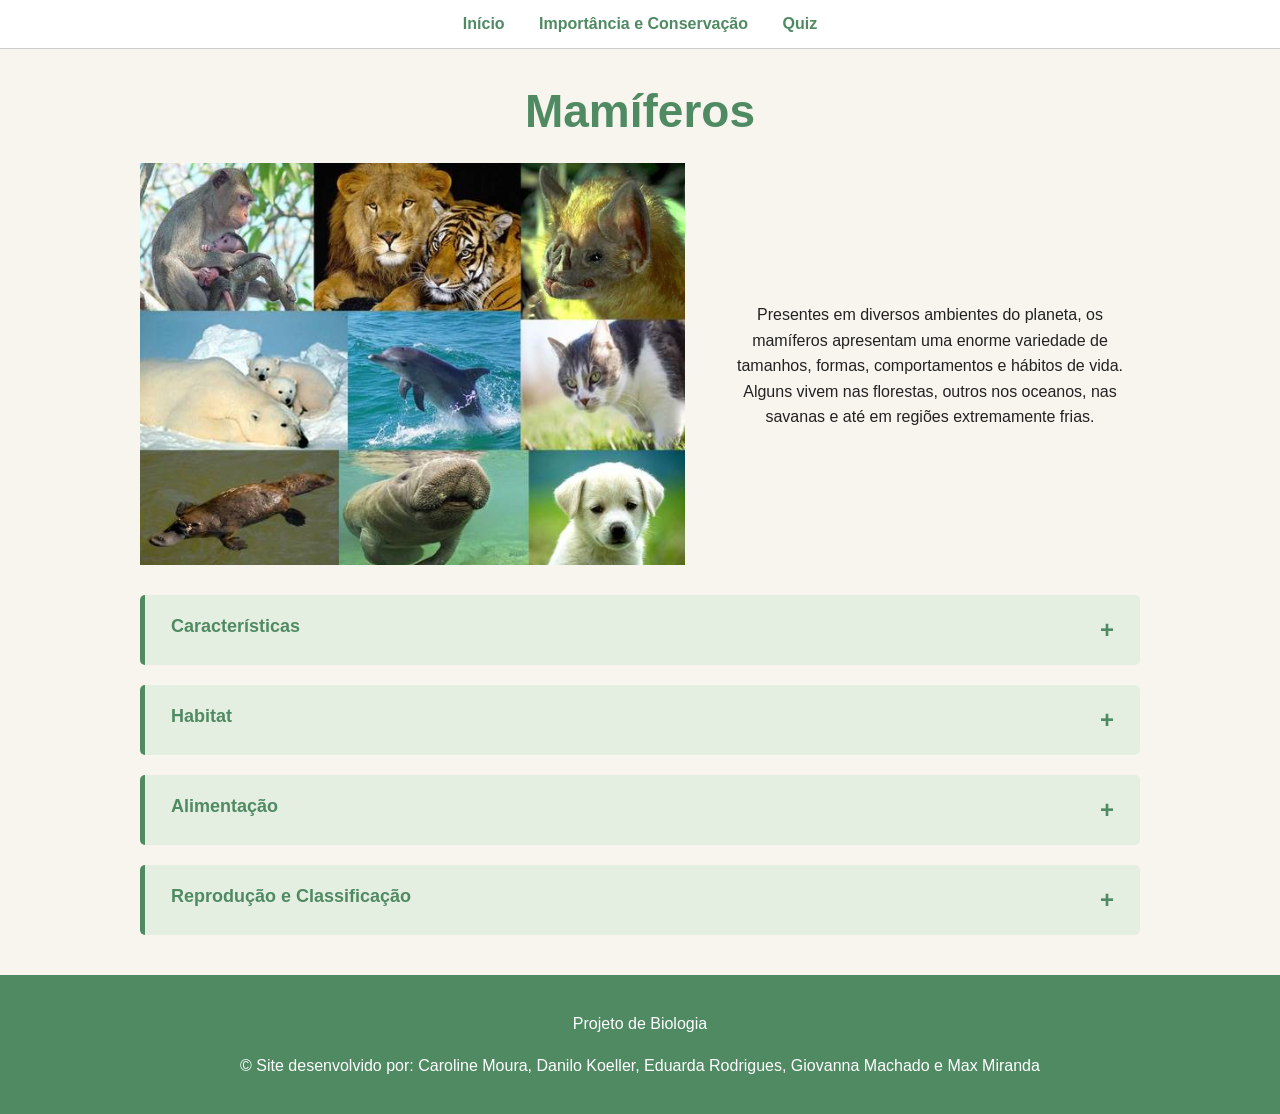
<file: index.html>
<!DOCTYPE html>
<html lang="pt-br">

<head>
    <meta charset="UTF-8">
    <meta name="viewport" content="width=device-width, initial-scale=1.0">

    <title>Introdução | Mamíferos</title>

    <link rel="stylesheet" href="style.css">
</head>

<body>

    <!--MENU-->

    <nav>
        <a href="index.html">Início</a>
        <a href="import.html">Importância e Conservação</a>
        <a href="quiz.html">Quiz</a>
    </nav>


        <!--CABEÇALHO!-->

    <header>

        <h1>Mamíferos</h1>


        <!--DESTAQUE DA PÁGINA INICIAL-->

        <div class="destaque-inicio">

            <img
                src="imagens/indeximg.png"
                alt="Imagem de mamíferos"
            >

            <div class="texto-destaque">

                <h2> </h2>

                <p>
                   Presentes em diversos ambientes do planeta, os mamíferos apresentam uma enorme variedade de tamanhos, formas, comportamentos e hábitos de vida. Alguns vivem nas florestas, outros nos oceanos, nas savanas e até em regiões extremamente frias.
                </p>

        

            </div>

        </div>
        </header>
    
    <main>

            <!-- CARACTERÍSTICAS -->

            <article class="acordeao">

                <button class="titulo-acordeao">
                    Características
                    <span>+</span>
                </button>

                <div class="conteudo-acordeao">

                    <p>
                       Os mamíferos são animais vertebrados pertencentes à classe Mammalia, ou seja, possuem coluna vertebral e esqueleto interno. Eles apresentam uma grande diversidade de formas, tamanhos e hábitos, podendo viver em ambientes terrestres, aquáticos, arborícolas e até mesmo no ar. Uma de suas principais características é a presença de glândulas mamárias, responsáveis pela produção de leite que alimenta os filhotes. Além disso, possuem pelos em alguma fase da vida, que ajudam na proteção e na manutenção da temperatura corporal. 
                    </p>

                    <p>
                        Os mamíferos também respiram por meio de pulmões e são endotérmicos, conseguindo regular a própria temperatura corporal por meio do metabolismo. Outra característica exclusiva do grupo é a presença de três pequenos ossos no ouvido médio, responsáveis pela transmissão dos sons. A maioria também possui dentes diferenciados, adaptados aos diferentes tipos de alimentação. Apesar de compartilharem essas características, os mamíferos apresentam diversas adaptações que permitem sua sobrevivência em diferentes ambientes.
                    </p>

                    <p>
                        <strong>Atenção para o ENEM:</strong>
Nem todos os mamíferos vivem em ambientes terrestres. Baleias e golfinhos são mamíferos aquáticos, enquanto os morcegos são capazes de voar. Mesmo assim, todos apresentam características do grupo, como respiração pulmonar, produção de leite e endotermia.
                    </p>

                </div>

            </article>

            <!-- HABITAT -->

            <article class="acordeao">

                <button class="titulo-acordeao">
                    Habitat
                    <span>+</span>
                </button>

                <div class="conteudo-acordeao">

                    <p>
                       Os mamíferos ocupam uma grande variedade de habitats ao redor do planeta, podendo ser encontrados em florestas, savanas, campos, desertos, montanhas, regiões polares, rios e oceanos. Essa ampla distribuição é possível graças às diferentes adaptações que cada espécie desenvolveu para sobreviver às condições do ambiente em que vive.
                    </p>

                    <p>
                        Nas florestas, por exemplo, existem mamíferos que vivem no solo, nas árvores ou se deslocam entre diferentes áreas, como a onça-pintada, a preguiça e o bugio. Em savanas e campos, espécies como o lobo-guará, o tamanduá-bandeira e o veado-campeiro encontram alimento e abrigo em áreas com vegetação mais aberta. Já nos desertos, onde a água é escassa e as temperaturas podem variar bastante, alguns mamíferos apresentam hábitos noturnos e utilizam tocas para se proteger, como o feneco.
                    </p>

                    <p>
                       Em montanhas e regiões frias, animais como o leopardo-das-neves e o iaque possuem adaptações que ajudam a conservar o calor corporal. Nos rios e oceanos, também existem mamíferos adaptados à vida aquática, como baleias, golfinhos, botos e peixes-bois. Apesar de viverem na água, esses animais continuam precisando respirar o ar atmosférico por meio dos pulmões.
                    </p>

                    <p>
                       Essa enorme diversidade de habitats demonstra a capacidade dos mamíferos de se adaptar a diferentes condições ambientais e ocupar praticamente todas as regiões do planeta.
                    </p>

                </div>

            </article>

            <!-- ALIMENTAÇÃO -->

            <article class="acordeao">

                <button class="titulo-acordeao">
                    Alimentação
                    <span>+</span>
                </button>

                <div class="conteudo-acordeao">

                    <p>
                        A alimentação dos mamíferos varia de acordo com a espécie, o habitat e a disponibilidade de alimentos. Eles podem consumir vegetais, outros animais ou uma combinação de diferentes fontes, ocupando diferentes posições nas cadeias alimentares.
                    </p>

                    <p>
                        <ul> 
                            <li>Herbívoros: Alimentam-se principalmente de vegetais, como folhas, frutos, sementes e gramíneas. Muitos possuem dentes adaptados para triturar esses alimentos.</li>
                        </ul>
                    <br>
                    <img class="imagem-acordeao" src="imagens/herbimg.png"  alt="Coala comendo" >
                    </p>
                     

                    <p>
                        <ul>
                            <li>Carnívoros: Alimentam-se principalmente de outros animais. Alguns caçam suas presas, enquanto outros também podem consumir carcaças.</li>
                        </ul>
                    <br>
                    <img class="imagem-acordeao" src="imagens/carnimg.png"  alt="Lobo comendo" >
                    </p>

                    <p>
                        <ul>
                            <li>Onívoros: Consomem alimentos de origem vegetal e animal, aproveitando diferentes recursos disponíveis no ambiente.</li>
                        </ul>
                        <br>
                         <img class="imagem-acordeao" src="imagens/onivimg.png"  alt="Esquilo comendo" >
                    </p>

                    <p>
                        <ul>
                            <li>Insetívoros: Alimentam-se principalmente de insetos e outros pequenos invertebrados. Algumas espécies possuem adaptações para facilitar a captura desses alimentos.</li>
                        </ul>
                        <br>
                        <img class="imagem-acordeao" src="imagens/insetimg.jpg" alt="Tamanduá de pé">
                    </p>

                    <p>Essa diversidade alimentar permite que os mamíferos ocupem diferentes posições nas cadeias alimentares.</p>

                </div>

            </article>

            <!-- REPRODUÇÃO -->

            <article class="acordeao">

                <button class="titulo-acordeao">
                    Reprodução e Classificação
                    <span>+</span>
                </button>

                <div class="conteudo-acordeao">

                    <p>
                       A maioria dos mamíferos apresenta reprodução sexuada e dá à luz filhotes vivos. Entretanto, existem diferenças importantes entre os grupos, principalmente relacionadas ao desenvolvimento dos filhotes. Os mamíferos podem ser classificados em monotremados, marsupiais e placentários.
                    </p>

                    <p>
                        <ul>
                            <li>Monotremados: São mamíferos ovíparos, ou seja, colocam ovos. Após a eclosão, os filhotes recebem leite materno. Esse grupo possui poucas espécies viventes, encontradas principalmente na Austrália e na Nova Guiné.</li>
                        </ul>    
                        <p>Exemplo: ornitorrinco e equidnas</p>
                        <br>
                        <img class="imagem-acordeao" src="imagens/ovipimg.png"  alt="Ornitorrinco no ninho" >
                    </p>

                    <p>
                        <ul>
                            <li>Marsupiais: Os filhotes dos marsupiais nascem em um estágio inicial de desenvolvimento e continuam seu crescimento após o nascimento, enquanto são amamentados. Em muitas espécies, eles permanecem em uma bolsa chamada marsúpio, onde ficam protegidos durante parte do desenvolvimento.</li>
                        </ul>
                        <p>Exemplo: cangurus, coalas e gambás.</p>
                        <br> 
                        <img class="imagem-acordeao" src="imagens/marsimg.png"  alt="Guaxiniam com filhotes" >
                    </p>

                    <p>
                        <ul>
                            <li>Placentários: Nos mamíferos placentários, o embrião se desenvolve dentro do útero materno e recebe nutrientes e oxigênio por meio da placenta durante a gestação. O tempo de gestação varia bastante entre as espécies.</li>
                        </ul>
                        <p>Exemplo: seres humanos, cães, elefantes, morcegos e baleias.</p>
                        <br>
                        <img class="imagem-acordeao" src="imagens/placimg.png"  alt="Macaco com filhote" >
                    </p>

                    <p>
                        <strong>Cuidados com os filhotes</strong>
                        O cuidado parental é importante para muitas espécies de mamíferos. Os pais podem proteger, alimentar e ensinar comportamentos necessários à sobrevivência dos filhotes. A duração desses cuidados varia de acordo com a espécie: enquanto alguns filhotes se tornam independentes rapidamente, outros permanecem dependentes dos pais por longos períodos.
                    </p>


                </div>

            </article>

        </section>

    </main>

    <footer>
        <p>Projeto de Biologia</p>
        <p>&copy Site desenvolvido por: Caroline Moura, Danilo Koeller, Eduarda Rodrigues, Giovanna Machado e Max Miranda</p>
    </footer>

    <script src="script.js"></script>

</body>

</html>
</file>
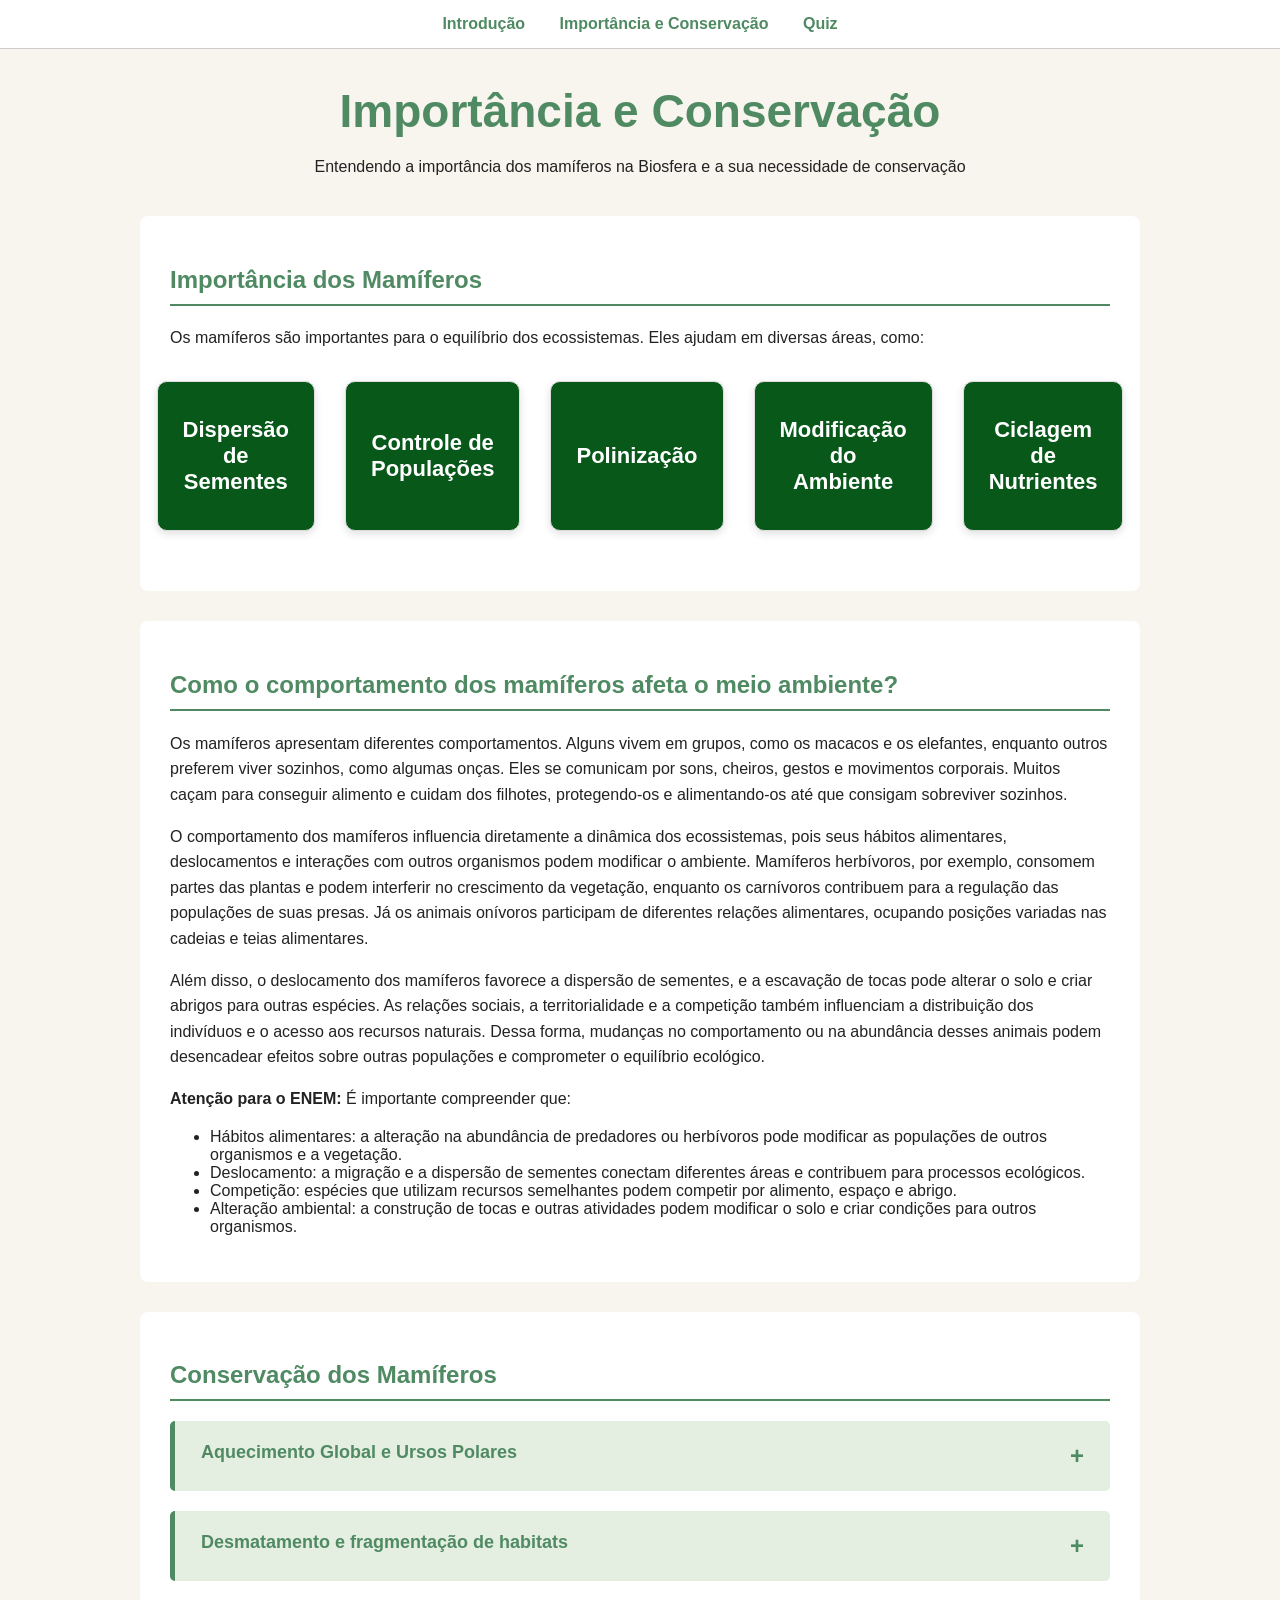
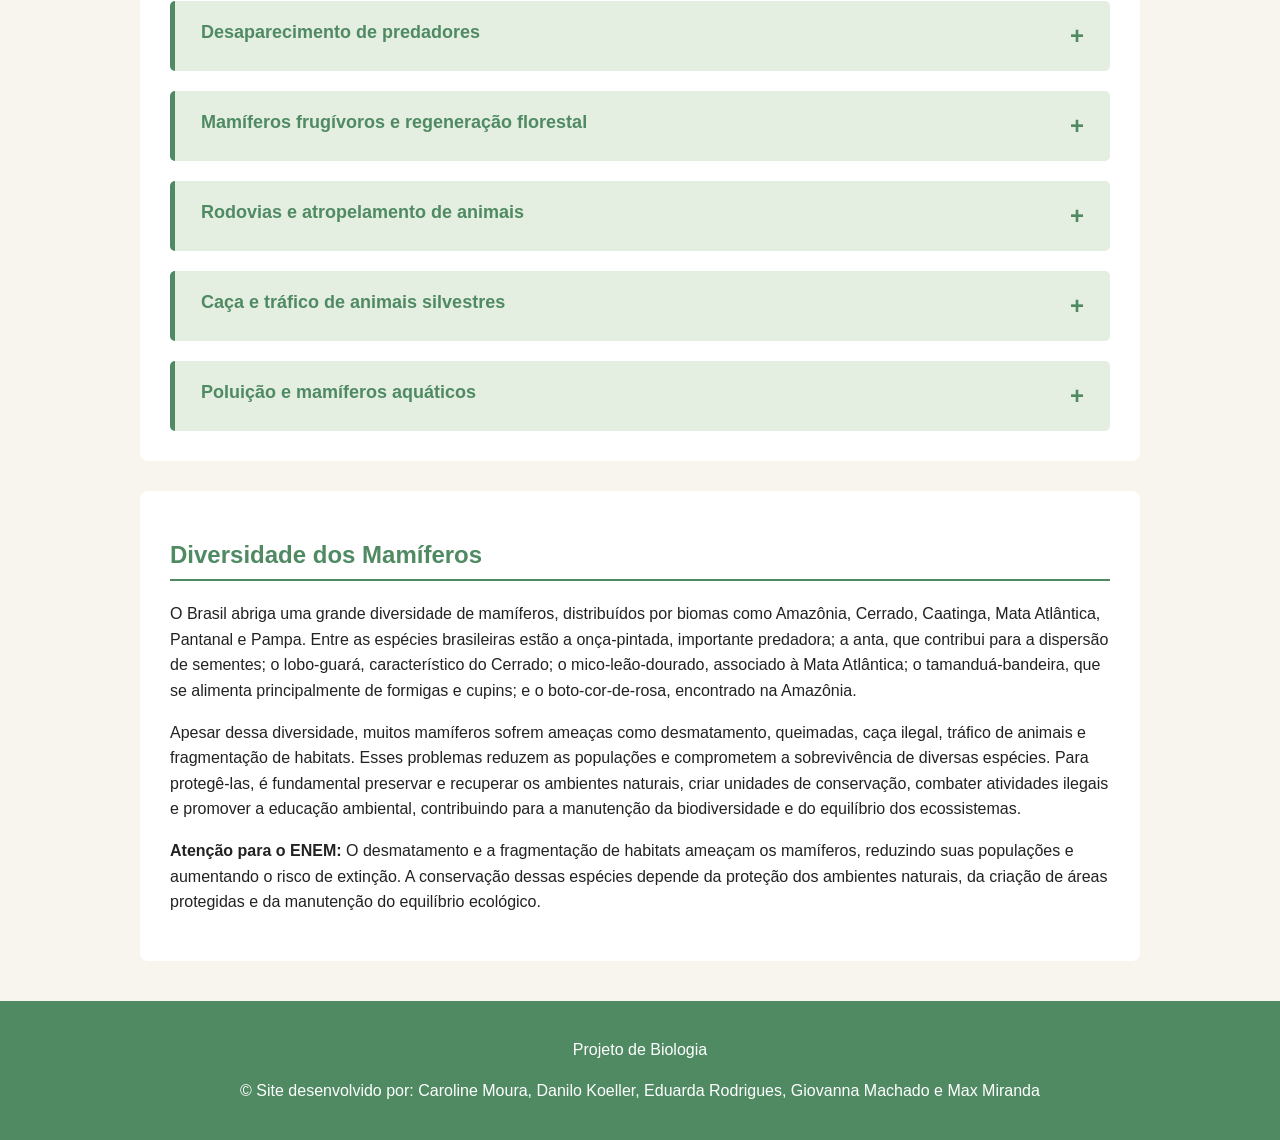
<file: import.html>
<!DOCTYPE html>
<html lang="pt-br">

<head>
    <meta charset="UTF-8">
    <meta name="viewport" content="width=device-width, initial-scale=1.0">

    <title>Importância e Conservação | Mamíferos</title>

    <link rel="stylesheet" href="style.css">
</head>

<body>

    <!-- MENU -->
    <nav>
        <a href="index.html">Introdução</a>
        <a href="import.html">Importância e Conservação</a>
        <a href="quiz.html">Quiz</a>
    </nav>


    <!--CABEÇALHO-->

    <header>

        <h1>Importância e Conservação</h1>
        <p>Entendendo a importância dos mamíferos na Biosfera e a sua necessidade de conservação</p>

    </header>

    <main>

        <!-- IMPORTÂNCIA DOS MAMÍFEROS -->
        <section class="importancia">
        <h2>
            Importância dos Mamíferos
        </h2>

        <p>
            Os mamíferos são importantes para o equilíbrio dos ecossistemas.
            Eles ajudam em diversas áreas, como:
        </p>

        <div class="blocos-importancia">
            <button class="bloco-importancia" onclick="mostrarConteudo('dispersao')">
                <span>Dispersão de Sementes</span>
            </button>

            <button class="bloco-importancia" onclick="mostrarConteudo('controle')">
                <span>Controle de Populações</span>
            </button>
            
            <button class="bloco-importancia" onclick="mostrarConteudo('polinizacao')">
                <span>Polinização</span>
            </button>

            <button class="bloco-importancia" onclick="mostrarConteudo('modificacao')">
                <span>Modificação do Ambiente</span>
            </button>

            <button class="bloco-importancia" onclick="mostrarConteudo('ciclagem')">
                <span>Ciclagem de Nutrientes</span>
            </button>

        </div>

        <!-- CONTEÚDO BOTÕES -->
            <div id="dispersao" class="conteudo" style="display: none;">

                <h3>Dispersão de Sementes</h3>

                <p>
                    Os mamíferos frugívoros, que se alimentam de frutos, desempenham um papel
                    importante na regeneração das florestas. Ao ingerirem frutos, esses animais
                    podem transportar as sementes para outros locais, seja por meio do deslocamento
                    ou da eliminação nas fezes. Esse processo, chamado de dispersão de sementes,
                    contribui para a colonização de novas áreas, a manutenção da diversidade vegetal
                    e a recuperação de ambientes degradados.
                </p>

                <p>
                <strong>Atenção para o ENEM:</strong>
                A redução de mamíferos dispersores pode comprometer a regeneração florestal,
                pois diminui a chegada de sementes a novos locais. Esse fenômeno demonstra
                a interdependência entre animais e plantas e a importância das interações
                ecológicas para a manutenção da biodiversidade.
                </p>

                <img class="imagem-acordeao" src="imagens/dispersao.png" alt="Imagem de um pássaro dispersor de sementes">

            </div>

            <div id="controle" class="conteudo" style="display: none;">

                <h3>Controle de Populações</h3>

                <p>
                    Os mamíferos participam da regulação das populações de outros organismos
                    por meio das relações alimentares. Predadores, como a onça-pintada,
                    contribuem para controlar as populações de suas presas, enquanto herbívoros
                    influenciam a vegetação ao consumir folhas, frutos e outras partes das plantas.
                    Essas interações ajudam a manter o equilíbrio dinâmico dos ecossistemas e
                    influenciam a distribuição e a abundância das espécies.
                </p>

                <p>
                <strong>Atenção para o ENEM:</strong>
                A diminuição de um predador pode provocar o aumento de suas presas e alterar outros
                níveis da cadeia alimentar. Essas consequências podem se propagar pelo ecossistema,
                caracterizando uma cascata trófica. Entretanto, os efeitos dependem das espécies
                envolvidas e das características do ambiente.
                </p>

            </div>

            <div id="polinizacao" class="conteudo" style="display: none;">

                <h3>Polinização</h3>

                <p>
                    Embora seja frequentemente associada aos insetos, a polinização também pode
                    ser realizada por determinados mamíferos. Alguns morcegos, por exemplo,
                    alimentam-se do néctar das flores e transportam grãos de pólen entre elas.
                    Essa transferência favorece a fecundação das plantas e, em espécies vegetais
                    que dependem desse processo, contribui para a formação de frutos e sementes,
                    além de auxiliar na manutenção da diversidade vegetal.
                </p>

                <p>
                <strong>Atenção para o ENEM:</strong>
                A polinização é um exemplo de interação ecológica que pode beneficiar tanto a planta
                quanto o animal: a planta tem seu processo reprodutivo favorecido, enquanto o mamífero
                obtém alimento. Essa relação pode ser classificada como mutualismo quando ambas as
                espécies se beneficiam, especialmente em associações de dependência recíproca.
                </p>

                <img class="imagem-acordeao" src="imagens/polinizacao.png" alt="Imagem de uma abelha polinizando">

            </div>

            <div id="modificacao" class="conteudo" style="display: none;">

                <h3>Modificação do Ambiente</h3>

                <p>
                    Alguns mamíferos modificam fisicamente os ambientes em que vivem. Tatus e
                    outros animais escavadores, por exemplo, constroem tocas que alteram a
                    estrutura do solo e podem servir de abrigo para diferentes organismos.
                    Essas escavações também podem favorecer a infiltração de água e a movimentação
                    de nutrientes. Além disso, os resíduos e a decomposição dos organismos
                    contribuem para a ciclagem de nutrientes, processo essencial à manutenção da
                    fertilidade do solo e da produtividade dos ecossistemas.
                </p>

                <p>
                <strong>Atenção para o ENEM:</strong>
                As alterações provocadas pelos organismos no ambiente demonstram que os seres vivos
                não apenas dependem dos ecossistemas, mas também contribuem para modificá-los.
                Questões podem relacionar essas atividades à estrutura do solo, à disponibilidade
                de recursos e à criação de habitats para outras espécies.
                </p>

                <img class="imagem-acordeao" src="imagens/modificacao.png" alt="Imagem de um tatu cavando">

            </div>

            <div id="ciclagem" class="conteudo" style="display: none;">

                <h3>Ciclagem de Nutrientes</h3>

                <p>
                    Os mamíferos contribuem para a ciclagem de nutrientes ao participar da
                    decomposição indireta da matéria orgânica, da dispersão de sementes e da
                    transferência de nutrientes entre diferentes ambientes. Por meio das fezes
                    e da urina, eles devolvem nutrientes ao solo, onde podem ser reutilizados
                    pelas plantas e por outros organismos. Além disso, ao se alimentarem e se
                    deslocarem, podem transportar nutrientes de uma região para outra, contribuindo
                    para o funcionamento dos ecossistemas.
                </p>

                <p>
                <strong>Atenção para o ENEM:</strong>
                A ciclagem de nutrientes permite a reutilização da matéria nos ecossistemas e
                contribui para a manutenção da fertilidade do solo e do equilíbrio ecológico.
                </p>

            </div>

        </section>

        <!-- COMPORTAMENTO -->
        <section id="comportamento">

        <h2>
            Como o comportamento dos mamíferos afeta o meio ambiente?
        </h2>

            <p>
                Os mamíferos apresentam diferentes comportamentos. Alguns
                vivem em grupos, como os macacos e os elefantes, enquanto
                outros preferem viver sozinhos, como algumas onças. Eles
                se comunicam por sons, cheiros, gestos e movimentos corporais.
                Muitos caçam para conseguir alimento e cuidam dos filhotes,
                protegendo-os e alimentando-os até que consigam sobreviver
                sozinhos.
            </p>

            <p>
                O comportamento dos mamíferos influencia diretamente a
                dinâmica dos ecossistemas, pois seus hábitos alimentares,
                deslocamentos e interações com outros organismos podem
                modificar o ambiente. Mamíferos herbívoros, por exemplo,
                consomem partes das plantas e podem interferir no crescimento
                da vegetação, enquanto os carnívoros contribuem para a
                regulação das populações de suas presas. Já os animais
                onívoros participam de diferentes relações alimentares,
                ocupando posições variadas nas cadeias e teias alimentares.
            </p>

            <p>
                Além disso, o deslocamento dos mamíferos favorece a dispersão
                de sementes, e a escavação de tocas pode alterar o solo e criar
                abrigos para outras espécies. As relações sociais, a
                territorialidade e a competição também influenciam a distribuição
                dos indivíduos e o acesso aos recursos naturais. Dessa forma,
                mudanças no comportamento ou na abundância desses animais podem
                desencadear efeitos sobre outras populações e comprometer o
                equilíbrio ecológico.
            </p>

            <p>
                <strong>Atenção para o ENEM:</strong>
                É importante compreender que:
            </p>

            <ul>
                <li>
                    Hábitos alimentares: a alteração na abundância de predadores ou herbívoros pode modificar as populações de outros organismos e a vegetação.
                </li>
                <li>
                    Deslocamento: a migração e a dispersão de sementes conectam diferentes áreas e contribuem para processos ecológicos.
                </li>
                <li>
                    Competição: espécies que utilizam recursos semelhantes podem competir por alimento, espaço e abrigo.
                </li>
                <li>
                    Alteração ambiental: a construção de tocas e outras atividades podem modificar o solo e criar condições para outros organismos.
                </li>
            </ul>

        </section>

        <!-- CONSERVAÇÃO -->
        <section id="conservacao">

        <h2>
            Conservação dos Mamíferos
        </h2>

        <article class="acordeao">

            <button class="titulo-acordeao">
                Aquecimento Global e Ursos Polares
                <span>+</span>
            </button>

            <div class="conteudo-acordeao">

                <p>
                    O aumento da temperatura média global contribui para o derretimento
                    do gelo marinho do Ártico, reduzindo o habitat utilizado pelos ursos-
                    polares para caçar focas. Com menor acesso ao alimento, esses animais
                    podem enfrentar períodos mais longos de jejum e redução de sua
                    sobrevivência e reprodução.
                </p>

                <p>
                <strong>Atenção para o ENEM:</strong>
                A questão pode relacionar a emissão de gases de efeito estufa à perda de
                habitat e às alterações nas relações alimentares.
                </p>
                
                <img class="imagem-acordeao" src="imagens/ursopolar.png" alt="Imagem de um urso polar deslocado de seu habitat">

            </div>

        </article>

        <article class="acordeao">

            <button class="titulo-acordeao">
                Desmatamento e fragmentação de habitats
                <span>+</span>
            </button>

            <div class="conteudo-acordeao">

                <p>
                    A remoção da vegetação e a divisão de uma floresta em fragmentos
                    isolados reduzem os espaços disponíveis para alimentação, abrigo
                    e reprodução. Populações pequenas e isoladas ficam mais vulneráveis
                    a eventos ambientais, à endogamia e à perda de diversidade genética.
                </p>

                <p>
                <strong>Atenção para o ENEM:</strong>
                Atenção à diferença entre perda de habitat e fragmentação: esta última
                também dificulta o deslocamento e o fluxo gênico entre populações.
                </p>

                <img class="imagem-acordeao" src="imagens/desmatamento.png" alt="Imagem de desmatamento">

            </div>

        </article>

        <article class="acordeao">

            <button class="titulo-acordeao">
                Desaparecimento de predadores
                <span>+</span>
            </button>

            <div class="conteudo-acordeao">

                <p>
                    Quando grandes predadores diminuem, algumas populações de presas podem
                    aumentar e intensificar o consumo de determinados recursos. Isso pode
                    afetar a vegetação e outros organismos, provocando efeitos em diferentes
                    níveis da teia alimentar.
                </p>

                <p>
                <strong>Atenção para o ENEM:</strong>
                O conceito central é a cascata trófica: uma alteração no nível dos predadores
                pode repercutir em outros níveis da cadeia alimentar.
                </p>

            </div>

        </article>

        <article class="acordeao">

            <button class="titulo-acordeao">
                Mamíferos frugívoros e regeneração florestal
                <span>+</span>
            </button>

            <div class="conteudo-acordeao">

                <p>
                    Antas, primatas e outros mamíferos que consomem frutos podem
                    transportar sementes para longe da planta-mãe. A redução desses
                    animais pode limitar a dispersão de certas espécies vegetais e
                    modificar a composição e a regeneração da floresta.
                </p>

                <p>
                <strong>Atenção para o ENEM:</strong>
                A extinção local de um animal pode afetar plantas e outros organismos,
                demonstrando a interdependência entre as espécies.
                </p>

                <img class="imagem-acordeao" src="imagens/frugivoro.png" alt="Imagem de uma animal frugívoro">

            </div>

        </article>

        <article class="acordeao">

            <button class="titulo-acordeao">
                Rodovias e atropelamento de animais
                <span>+</span>
            </button>

            <div class="conteudo-acordeao">

                <p>
                    Rodovias atravessando ambientes naturais podem causar mortalidade por
                    atropelamento e dificultar o deslocamento de mamíferos. A separação de
                    populações pode reduzir o fluxo gênico e aumentar o isolamento,
                    especialmente quando existem poucas rotas alternativas.
                </p>

                <p>
                <strong>Atenção para o ENEM:</strong>
                Passagens de fauna, cercas direcionadoras e planejamento territorial
                podem reduzir impactos, desde que sejam adequados às espécies presentes.
                </p>

                <img class="imagem-acordeao" src="imagens/atropelado.png" alt="Imagem de um tamanduá atropelado">

            </div>

        </article>

        <article class="acordeao">

            <button class="titulo-acordeao">
                Caça e tráfico de animais silvestres
                <span>+</span>
            </button>

            <div class="conteudo-acordeao">

                <p>
                    A retirada de indivíduos da natureza pode diminuir populações e comprometer a
                    reprodução. Quando espécies que dispersam sementes ou controlam outras populações
                    se tornam raras, os efeitos podem ultrapassar a própria espécie explorada.
                </p>

                <p>
                <strong>Atenção para o ENEM:</strong>
                A conservação envolve fiscalização, combate ao comércio ilegal, proteção de habitats
                e ações de educação ambiental.
                </p>

                <img class="imagem-acordeao" src="imagens/trafico.png" alt="Imagem de pássaros sendo traficados">

            </div>

        </article>

        <article class="acordeao">

            <button class="titulo-acordeao">
                Poluição e mamíferos aquáticos
                <span>+</span>
            </button>

            <div class="conteudo-acordeao">

                <p>
                    Resíduos, substâncias tóxicas e poluentes lançados nos ambientes aquáticos
                    podem afetar golfinhos, botos e outros mamíferos. Algumas substâncias
                    persistentes acumulam-se nos organismos e podem atingir concentrações
                    maiores nos níveis tróficos mais elevados.
                </p>

                <p>
                <strong>Atenção para o ENEM:</strong>
                Diferencie bioacumulação, que ocorre no organismo ao longo do tempo,
                de biomagnificação, que corresponde ao aumento da concentração de certos
                contaminantes ao longo da cadeia alimentar.
                </p>

                <img class="imagem-acordeao" src="imagens/foca.png" alt="Imagem de uma foca vítima da poluição marítima">

            </div>

        </article>
        </section>

        <!-- DIVERSIDADE -->
        <section id="diversidade">

        <h2>
            Diversidade dos Mamíferos
        </h2>

            <p>
                O Brasil abriga uma grande diversidade de mamíferos, distribuídos por
                biomas como Amazônia, Cerrado, Caatinga, Mata Atlântica, Pantanal e Pampa.
                Entre as espécies brasileiras estão a onça-pintada, importante predadora;
                a anta, que contribui para a dispersão de sementes; o lobo-guará, característico
                do Cerrado; o mico-leão-dourado, associado à Mata Atlântica; o tamanduá-bandeira,
                que se alimenta principalmente de formigas e cupins; e o boto-cor-de-rosa,
                encontrado na Amazônia.
            </p>

            <p>
                Apesar dessa diversidade, muitos mamíferos sofrem ameaças como desmatamento,
                queimadas, caça ilegal, tráfico de animais e fragmentação de habitats. Esses
                problemas reduzem as populações e comprometem a sobrevivência de diversas
                espécies. Para protegê-las, é fundamental preservar e recuperar os ambientes
                naturais, criar unidades de conservação, combater atividades ilegais e promover
                a educação ambiental, contribuindo para a manutenção da biodiversidade e do
                equilíbrio dos ecossistemas.
            </p>

            <p>
                <strong>Atenção para o ENEM:</strong>
                O desmatamento e a fragmentação de habitats ameaçam os mamíferos, reduzindo
                suas populações e aumentando o risco de extinção. A conservação dessas espécies
                depende da proteção dos ambientes naturais, da criação de áreas protegidas e da
                manutenção do equilíbrio ecológico.
            </p>

        </section>
    </main>

<footer>
        <p>Projeto de Biologia</p>
        <p>&copy Site desenvolvido por: Caroline Moura, Danilo Koeller, Eduarda Rodrigues, Giovanna Machado e Max Miranda</p>
    </footer>

    <script src="script.js"></script>

</body>

</html>
</file>
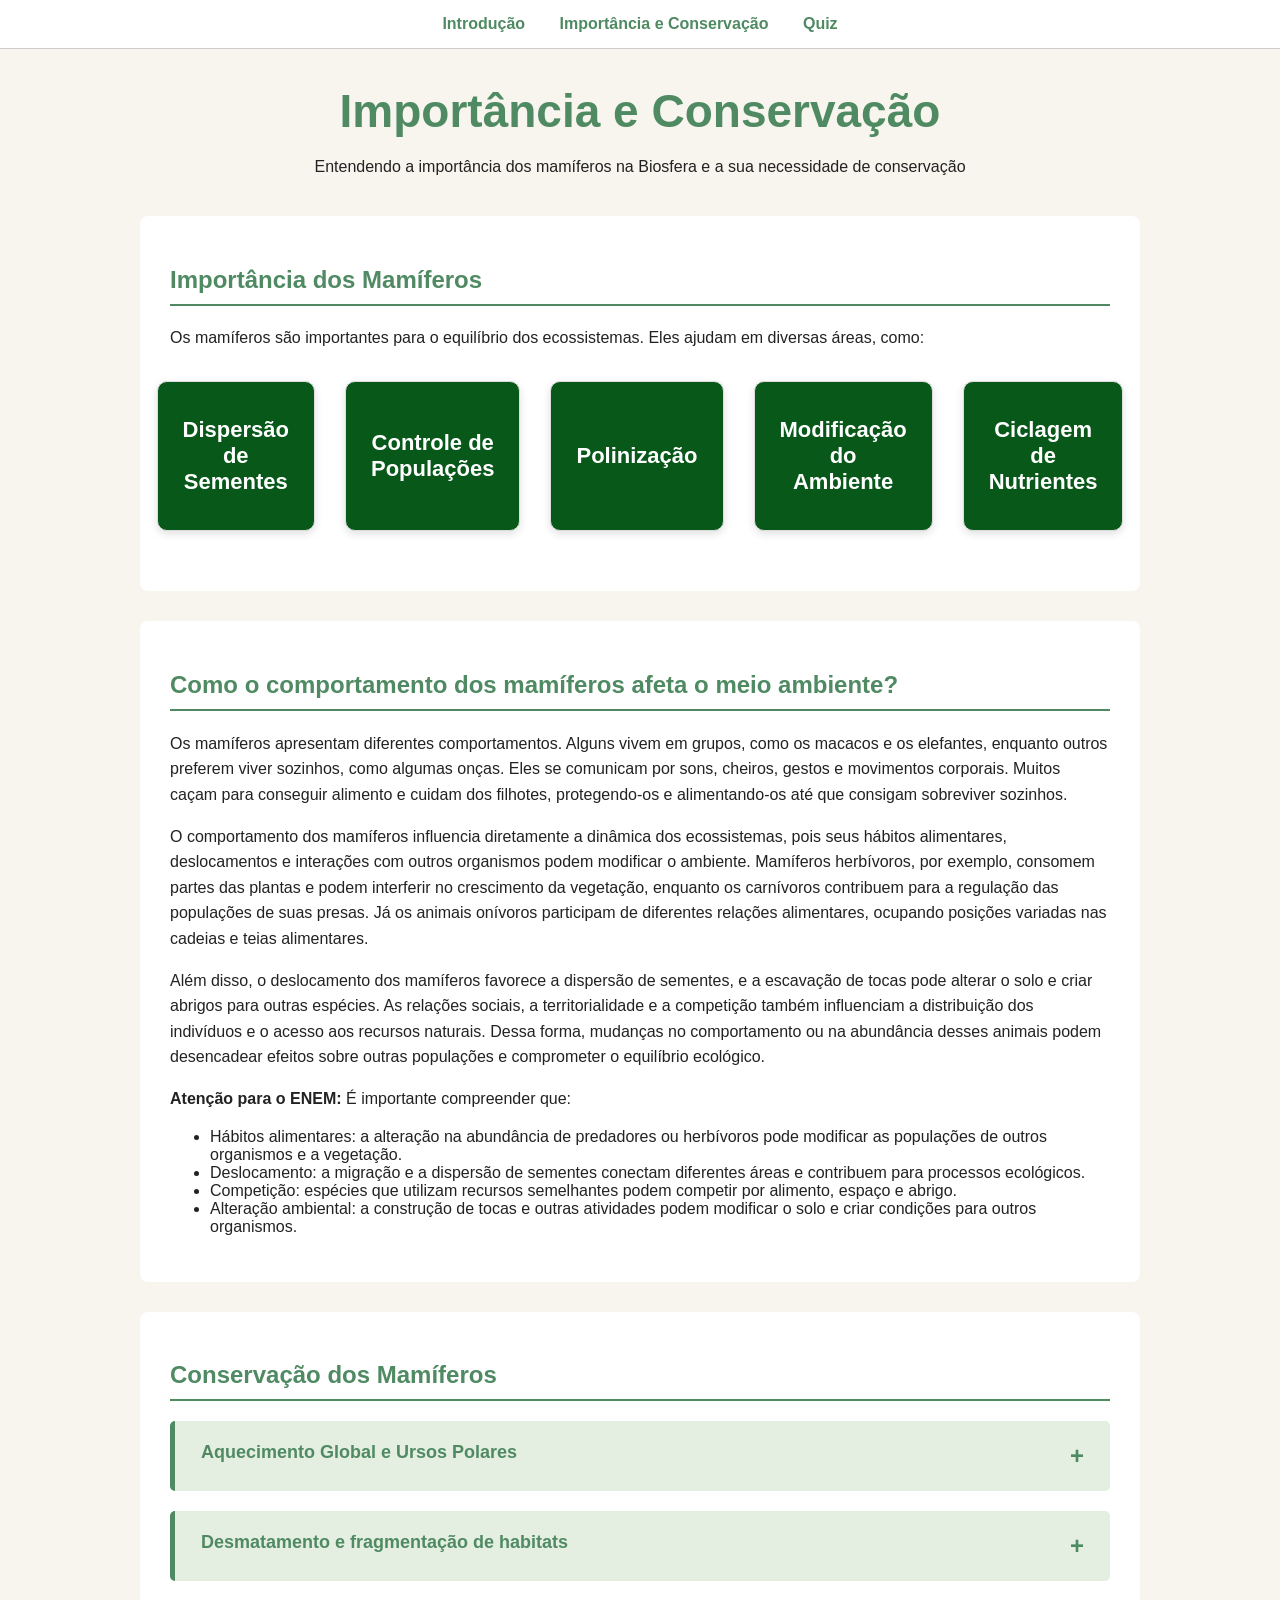
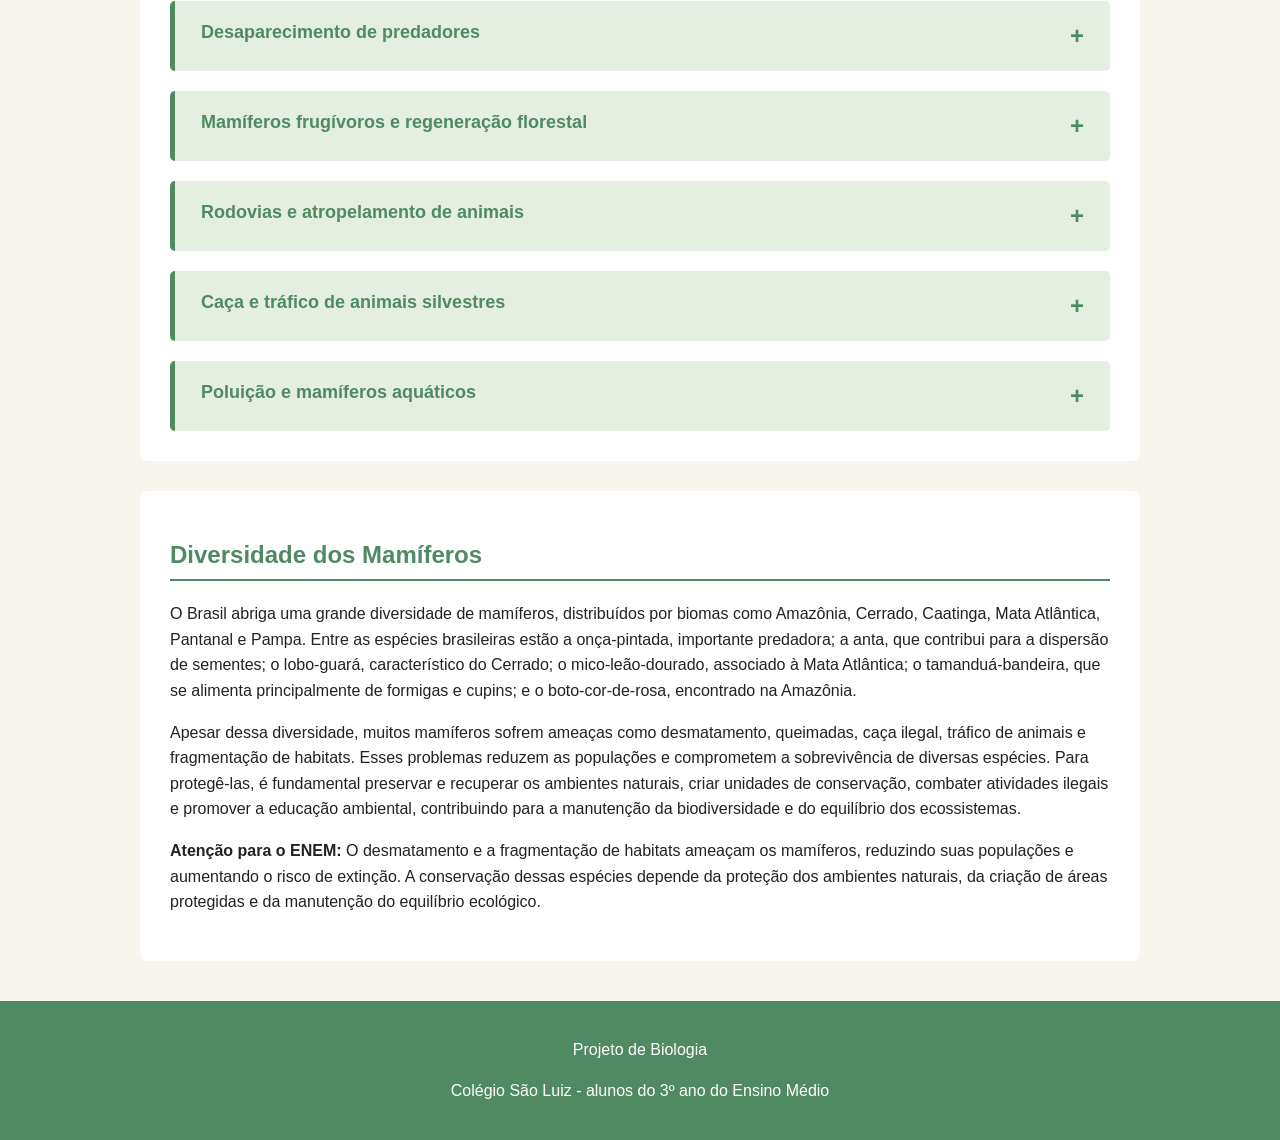
<file: importancia.html>
<!DOCTYPE html>
<html lang="pt-br">

<head>
    <meta charset="UTF-8">
    <meta name="viewport" content="width=device-width, initial-scale=1.0">

    <title>Importância e Conservação | Mamíferos</title>

    <link rel="stylesheet" href="style.css">
</head>

<body>

    <!-- MENU -->
    <nav>
        <a href="index.html">Introdução</a>
        <a href="import.html">Importância e Conservação</a>
        <a href="quiz.html">Quiz</a>
    </nav>


    <!--CABEÇALHO-->

    <header>

        <h1>Importância e Conservação</h1>
        <p>Entendendo a importância dos mamíferos na Biosfera e a sua necessidade de conservação</p>

    </header>

    <main>

        <!-- IMPORTÂNCIA DOS MAMÍFEROS -->
        <section class="importancia">
        <h2>
            Importância dos Mamíferos
        </h2>

        <p>
            Os mamíferos são importantes para o equilíbrio dos ecossistemas.
            Eles ajudam em diversas áreas, como:
        </p>

        <div class="blocos-importancia">
            <button class="bloco-importancia" onclick="mostrarConteudo('dispersao')">
                <span>Dispersão de Sementes</span>
            </button>

            <button class="bloco-importancia" onclick="mostrarConteudo('controle')">
                <span>Controle de Populações</span>
            </button>
            
            <button class="bloco-importancia" onclick="mostrarConteudo('polinizacao')">
                <span>Polinização</span>
            </button>

            <button class="bloco-importancia" onclick="mostrarConteudo('modificacao')">
                <span>Modificação do Ambiente</span>
            </button>

            <button class="bloco-importancia" onclick="mostrarConteudo('ciclagem')">
                <span>Ciclagem de Nutrientes</span>
            </button>

        </div>

        <!-- CONTEÚDO BOTÕES -->
            <div id="dispersao" class="conteudo" style="display: none;">

                <h3>Dispersão de Sementes</h3>

                <p>
                    Os mamíferos frugívoros, que se alimentam de frutos, desempenham um papel
                    importante na regeneração das florestas. Ao ingerirem frutos, esses animais
                    podem transportar as sementes para outros locais, seja por meio do deslocamento
                    ou da eliminação nas fezes. Esse processo, chamado de dispersão de sementes,
                    contribui para a colonização de novas áreas, a manutenção da diversidade vegetal
                    e a recuperação de ambientes degradados.
                </p>

                <p>
                <strong>Atenção para o ENEM:</strong>
                A redução de mamíferos dispersores pode comprometer a regeneração florestal,
                pois diminui a chegada de sementes a novos locais. Esse fenômeno demonstra
                a interdependência entre animais e plantas e a importância das interações
                ecológicas para a manutenção da biodiversidade.
                </p>

                <img class="imagem-acordeao" src="imagens/dispersao.png" alt="Imagem de um pássaro dispersor de sementes">

            </div>

            <div id="controle" class="conteudo" style="display: none;">

                <h3>Controle de Populações</h3>

                <p>
                    Os mamíferos participam da regulação das populações de outros organismos
                    por meio das relações alimentares. Predadores, como a onça-pintada,
                    contribuem para controlar as populações de suas presas, enquanto herbívoros
                    influenciam a vegetação ao consumir folhas, frutos e outras partes das plantas.
                    Essas interações ajudam a manter o equilíbrio dinâmico dos ecossistemas e
                    influenciam a distribuição e a abundância das espécies.
                </p>

                <p>
                <strong>Atenção para o ENEM:</strong>
                A diminuição de um predador pode provocar o aumento de suas presas e alterar outros
                níveis da cadeia alimentar. Essas consequências podem se propagar pelo ecossistema,
                caracterizando uma cascata trófica. Entretanto, os efeitos dependem das espécies
                envolvidas e das características do ambiente.
                </p>

            </div>

            <div id="polinizacao" class="conteudo" style="display: none;">

                <h3>Polinização</h3>

                <p>
                    Embora seja frequentemente associada aos insetos, a polinização também pode
                    ser realizada por determinados mamíferos. Alguns morcegos, por exemplo,
                    alimentam-se do néctar das flores e transportam grãos de pólen entre elas.
                    Essa transferência favorece a fecundação das plantas e, em espécies vegetais
                    que dependem desse processo, contribui para a formação de frutos e sementes,
                    além de auxiliar na manutenção da diversidade vegetal.
                </p>

                <p>
                <strong>Atenção para o ENEM:</strong>
                A polinização é um exemplo de interação ecológica que pode beneficiar tanto a planta
                quanto o animal: a planta tem seu processo reprodutivo favorecido, enquanto o mamífero
                obtém alimento. Essa relação pode ser classificada como mutualismo quando ambas as
                espécies se beneficiam, especialmente em associações de dependência recíproca.
                </p>

                <img class="imagem-acordeao" src="imagens/polinizacao.png" alt="Imagem de uma abelha polinizando">

            </div>

            <div id="modificacao" class="conteudo" style="display: none;">

                <h3>Modificação do Ambiente</h3>

                <p>
                    Alguns mamíferos modificam fisicamente os ambientes em que vivem. Tatus e
                    outros animais escavadores, por exemplo, constroem tocas que alteram a
                    estrutura do solo e podem servir de abrigo para diferentes organismos.
                    Essas escavações também podem favorecer a infiltração de água e a movimentação
                    de nutrientes. Além disso, os resíduos e a decomposição dos organismos
                    contribuem para a ciclagem de nutrientes, processo essencial à manutenção da
                    fertilidade do solo e da produtividade dos ecossistemas.
                </p>

                <p>
                <strong>Atenção para o ENEM:</strong>
                As alterações provocadas pelos organismos no ambiente demonstram que os seres vivos
                não apenas dependem dos ecossistemas, mas também contribuem para modificá-los.
                Questões podem relacionar essas atividades à estrutura do solo, à disponibilidade
                de recursos e à criação de habitats para outras espécies.
                </p>

                <img class="imagem-acordeao" src="imagens/modificacao.png" alt="Imagem de um tatu cavando">

            </div>

            <div id="ciclagem" class="conteudo" style="display: none;">

                <h3>Ciclagem de Nutrientes</h3>

                <p>
                    Os mamíferos contribuem para a ciclagem de nutrientes ao participar da
                    decomposição indireta da matéria orgânica, da dispersão de sementes e da
                    transferência de nutrientes entre diferentes ambientes. Por meio das fezes
                    e da urina, eles devolvem nutrientes ao solo, onde podem ser reutilizados
                    pelas plantas e por outros organismos. Além disso, ao se alimentarem e se
                    deslocarem, podem transportar nutrientes de uma região para outra, contribuindo
                    para o funcionamento dos ecossistemas.
                </p>

                <p>
                <strong>Atenção para o ENEM:</strong>
                A ciclagem de nutrientes permite a reutilização da matéria nos ecossistemas e
                contribui para a manutenção da fertilidade do solo e do equilíbrio ecológico.
                </p>

            </div>

        </section>

        <!-- COMPORTAMENTO -->
        <section id="comportamento">

        <h2>
            Como o comportamento dos mamíferos afeta o meio ambiente?
        </h2>

            <p>
                Os mamíferos apresentam diferentes comportamentos. Alguns
                vivem em grupos, como os macacos e os elefantes, enquanto
                outros preferem viver sozinhos, como algumas onças. Eles
                se comunicam por sons, cheiros, gestos e movimentos corporais.
                Muitos caçam para conseguir alimento e cuidam dos filhotes,
                protegendo-os e alimentando-os até que consigam sobreviver
                sozinhos.
            </p>

            <p>
                O comportamento dos mamíferos influencia diretamente a
                dinâmica dos ecossistemas, pois seus hábitos alimentares,
                deslocamentos e interações com outros organismos podem
                modificar o ambiente. Mamíferos herbívoros, por exemplo,
                consomem partes das plantas e podem interferir no crescimento
                da vegetação, enquanto os carnívoros contribuem para a
                regulação das populações de suas presas. Já os animais
                onívoros participam de diferentes relações alimentares,
                ocupando posições variadas nas cadeias e teias alimentares.
            </p>

            <p>
                Além disso, o deslocamento dos mamíferos favorece a dispersão
                de sementes, e a escavação de tocas pode alterar o solo e criar
                abrigos para outras espécies. As relações sociais, a
                territorialidade e a competição também influenciam a distribuição
                dos indivíduos e o acesso aos recursos naturais. Dessa forma,
                mudanças no comportamento ou na abundância desses animais podem
                desencadear efeitos sobre outras populações e comprometer o
                equilíbrio ecológico.
            </p>

            <p>
                <strong>Atenção para o ENEM:</strong>
                É importante compreender que:
            </p>

            <ul>
                <li>
                    Hábitos alimentares: a alteração na abundância de predadores ou herbívoros pode modificar as populações de outros organismos e a vegetação.
                </li>
                <li>
                    Deslocamento: a migração e a dispersão de sementes conectam diferentes áreas e contribuem para processos ecológicos.
                </li>
                <li>
                    Competição: espécies que utilizam recursos semelhantes podem competir por alimento, espaço e abrigo.
                </li>
                <li>
                    Alteração ambiental: a construção de tocas e outras atividades podem modificar o solo e criar condições para outros organismos.
                </li>
            </ul>

        </section>

        <!-- CONSERVAÇÃO -->
        <section id="conservacao">

        <h2>
            Conservação dos Mamíferos
        </h2>

        <article class="acordeao">

            <button class="titulo-acordeao">
                Aquecimento Global e Ursos Polares
                <span>+</span>
            </button>

            <div class="conteudo-acordeao">

                <p>
                    O aumento da temperatura média global contribui para o derretimento
                    do gelo marinho do Ártico, reduzindo o habitat utilizado pelos ursos-
                    polares para caçar focas. Com menor acesso ao alimento, esses animais
                    podem enfrentar períodos mais longos de jejum e redução de sua
                    sobrevivência e reprodução.
                </p>

                <p>
                <strong>Atenção para o ENEM:</strong>
                A questão pode relacionar a emissão de gases de efeito estufa à perda de
                habitat e às alterações nas relações alimentares.
                </p>
                
                <img class="imagem-acordeao" src="imagens/ursopolar.png" alt="Imagem de um urso polar deslocado de seu habitat">

            </div>

        </article>

        <article class="acordeao">

            <button class="titulo-acordeao">
                Desmatamento e fragmentação de habitats
                <span>+</span>
            </button>

            <div class="conteudo-acordeao">

                <p>
                    A remoção da vegetação e a divisão de uma floresta em fragmentos
                    isolados reduzem os espaços disponíveis para alimentação, abrigo
                    e reprodução. Populações pequenas e isoladas ficam mais vulneráveis
                    a eventos ambientais, à endogamia e à perda de diversidade genética.
                </p>

                <p>
                <strong>Atenção para o ENEM:</strong>
                Atenção à diferença entre perda de habitat e fragmentação: esta última
                também dificulta o deslocamento e o fluxo gênico entre populações.
                </p>

                <img class="imagem-acordeao" src="imagens/desmatamento.png" alt="Imagem de desmatamento">

            </div>

        </article>

        <article class="acordeao">

            <button class="titulo-acordeao">
                Desaparecimento de predadores
                <span>+</span>
            </button>

            <div class="conteudo-acordeao">

                <p>
                    Quando grandes predadores diminuem, algumas populações de presas podem
                    aumentar e intensificar o consumo de determinados recursos. Isso pode
                    afetar a vegetação e outros organismos, provocando efeitos em diferentes
                    níveis da teia alimentar.
                </p>

                <p>
                <strong>Atenção para o ENEM:</strong>
                O conceito central é a cascata trófica: uma alteração no nível dos predadores
                pode repercutir em outros níveis da cadeia alimentar.
                </p>

            </div>

        </article>

        <article class="acordeao">

            <button class="titulo-acordeao">
                Mamíferos frugívoros e regeneração florestal
                <span>+</span>
            </button>

            <div class="conteudo-acordeao">

                <p>
                    Antas, primatas e outros mamíferos que consomem frutos podem
                    transportar sementes para longe da planta-mãe. A redução desses
                    animais pode limitar a dispersão de certas espécies vegetais e
                    modificar a composição e a regeneração da floresta.
                </p>

                <p>
                <strong>Atenção para o ENEM:</strong>
                A extinção local de um animal pode afetar plantas e outros organismos,
                demonstrando a interdependência entre as espécies.
                </p>

                <img class="imagem-acordeao" src="imagens/frugivoro.png" alt="Imagem de uma animal frugívoro">

            </div>

        </article>

        <article class="acordeao">

            <button class="titulo-acordeao">
                Rodovias e atropelamento de animais
                <span>+</span>
            </button>

            <div class="conteudo-acordeao">

                <p>
                    Rodovias atravessando ambientes naturais podem causar mortalidade por
                    atropelamento e dificultar o deslocamento de mamíferos. A separação de
                    populações pode reduzir o fluxo gênico e aumentar o isolamento,
                    especialmente quando existem poucas rotas alternativas.
                </p>

                <p>
                <strong>Atenção para o ENEM:</strong>
                Passagens de fauna, cercas direcionadoras e planejamento territorial
                podem reduzir impactos, desde que sejam adequados às espécies presentes.
                </p>

                <img class="imagem-acordeao" src="imagens/atropelado.png" alt="Imagem de um tamanduá atropelado">

            </div>

        </article>

        <article class="acordeao">

            <button class="titulo-acordeao">
                Caça e tráfico de animais silvestres
                <span>+</span>
            </button>

            <div class="conteudo-acordeao">

                <p>
                    A retirada de indivíduos da natureza pode diminuir populações e comprometer a
                    reprodução. Quando espécies que dispersam sementes ou controlam outras populações
                    se tornam raras, os efeitos podem ultrapassar a própria espécie explorada.
                </p>

                <p>
                <strong>Atenção para o ENEM:</strong>
                A conservação envolve fiscalização, combate ao comércio ilegal, proteção de habitats
                e ações de educação ambiental.
                </p>

                <img class="imagem-acordeao" src="imagens/trafico.png" alt="Imagem de pássaros sendo traficados">

            </div>

        </article>

        <article class="acordeao">

            <button class="titulo-acordeao">
                Poluição e mamíferos aquáticos
                <span>+</span>
            </button>

            <div class="conteudo-acordeao">

                <p>
                    Resíduos, substâncias tóxicas e poluentes lançados nos ambientes aquáticos
                    podem afetar golfinhos, botos e outros mamíferos. Algumas substâncias
                    persistentes acumulam-se nos organismos e podem atingir concentrações
                    maiores nos níveis tróficos mais elevados.
                </p>

                <p>
                <strong>Atenção para o ENEM:</strong>
                Diferencie bioacumulação, que ocorre no organismo ao longo do tempo,
                de biomagnificação, que corresponde ao aumento da concentração de certos
                contaminantes ao longo da cadeia alimentar.
                </p>

                <img class="imagem-acordeao" src="imagens/foca.png" alt="Imagem de uma foca vítima da poluição marítima">

            </div>

        </article>
        </section>

        <!-- DIVERSIDADE -->
        <section id="diversidade">

        <h2>
            Diversidade dos Mamíferos
        </h2>

            <p>
                O Brasil abriga uma grande diversidade de mamíferos, distribuídos por
                biomas como Amazônia, Cerrado, Caatinga, Mata Atlântica, Pantanal e Pampa.
                Entre as espécies brasileiras estão a onça-pintada, importante predadora;
                a anta, que contribui para a dispersão de sementes; o lobo-guará, característico
                do Cerrado; o mico-leão-dourado, associado à Mata Atlântica; o tamanduá-bandeira,
                que se alimenta principalmente de formigas e cupins; e o boto-cor-de-rosa,
                encontrado na Amazônia.
            </p>

            <p>
                Apesar dessa diversidade, muitos mamíferos sofrem ameaças como desmatamento,
                queimadas, caça ilegal, tráfico de animais e fragmentação de habitats. Esses
                problemas reduzem as populações e comprometem a sobrevivência de diversas
                espécies. Para protegê-las, é fundamental preservar e recuperar os ambientes
                naturais, criar unidades de conservação, combater atividades ilegais e promover
                a educação ambiental, contribuindo para a manutenção da biodiversidade e do
                equilíbrio dos ecossistemas.
            </p>

            <p>
                <strong>Atenção para o ENEM:</strong>
                O desmatamento e a fragmentação de habitats ameaçam os mamíferos, reduzindo
                suas populações e aumentando o risco de extinção. A conservação dessas espécies
                depende da proteção dos ambientes naturais, da criação de áreas protegidas e da
                manutenção do equilíbrio ecológico.
            </p>

        </section>
    </main>

<footer>
        <p>Projeto de Biologia</p>
        <p>Colégio São Luiz  - alunos do 3º ano do Ensino Médio</p>
    </footer>

    <script src="script.js"></script>

</body>

</html>
</file>
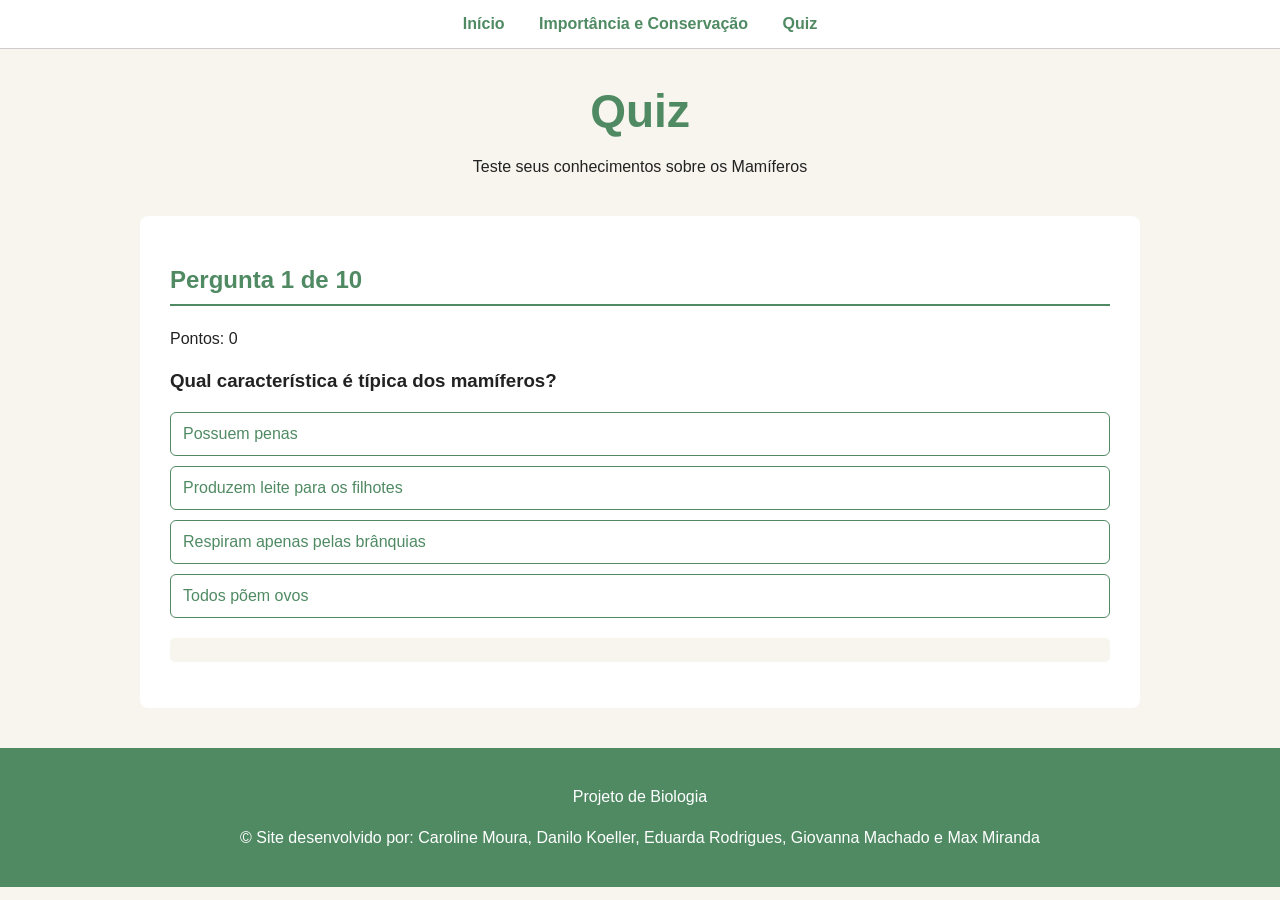
<file: quiz.html>
<!DOCTYPE html>
<html lang="pt-br">

<head>
    <meta charset="UTF-8">
    <meta name="viewport" content="width=device-width, initial-scale=1.0">

    <title>Quiz | Mamíferos</title>

    <link rel="stylesheet" href="style.css">
</head>

<body>

    <!--MENU-->

    <nav>
        <a href="index.html">Início</a>
        <a href="import.html">Importância e Conservação</a>
        <a href="quiz.html">Quiz</a>
    </nav>


    <!--CABEÇALHO-->

    <header>

        <h1>Quiz</h1>
        <p>Teste seus conhecimentos sobre os Mamíferos</p>

    </header>

    <main>

        <section>

            <h2 id="progresso"></h2>

            <div id="quiz-container">

                <p id="pontuacao">Pontos: 0</p>

                <h3 id="pergunta"></h3>

                <div id="alternativas"></div>

                <p id="feedback"></p>

                <button id="proxima" onclick="proximaPergunta()">
                    Próxima pergunta
                </button>

            </div>

        </section>

    </main>

<footer>
        <p>Projeto de Biologia</p>
        <p>&copy Site desenvolvido por: Caroline Moura, Danilo Koeller, Eduarda Rodrigues, Giovanna Machado e Max Miranda</p>
    </footer>

    <script src="script.js"></script>

</body>

</html>
</file>
<file: style.css>
:root {
    --primary-color: #4F8A63;
    --accent-color: #1F4D3A;
    --bg-light: #F7F5ED;
    --bg-card: #E4EFE1;
    --text-dark: #222;
    --border-radius: 5px;
    --transition-fast: 0.3s;
}

html {
    scroll-behavior: smooth;
}

body {
    margin: 0;
    font-family: Arial, sans-serif;
    background-color: var(--bg-light);
    color: var(--text-dark);
}

p {
    line-height: 1.6;
}

/*PADRONIZAÇÃO DE CORES E TEXTOS*/
header .bloco-quadrante span {
    color: #777;
}

header, nav {
    text-align: center;
}

header h1, section h2, article h3, .titulo-acordeao, .bloco-quadrante h2, .bloco-quadrante h3, 
.conteudo h3, #progresso, #alternativas button {
    color: var(--primary-color);
}

header {
    background-color: var(--bg-light);
    padding: 35px 20px 10px;
}

header h1 {
    margin: 0;
    font-size: 46px;
}

nav {
    background-color: white;
    padding: 15px;
    border-bottom: 1px solid #ccc;
    position: sticky;
    top: 0;
    z-index: 1000;
}

nav a {
    color: var(--primary-color);
    text-decoration: none;
    margin: 0 15px;
    font-weight: bold;
}

nav a:hover {
    background-color: rgb(235, 233, 233);
    border-radius: 10px;
}

#menu-inicio{
    width: 25px;
    text-align: center;
  }

main {
    width: 85%;
    max-width: 1000px;
    margin: auto;
}

section {
    background-color: white;
    margin: 10px 0 30px;
    padding: 30px;
    border-radius: 8px;
}

section h2 {
    border-bottom: 2px solid var(--primary-color);
    padding-bottom: 10px;
}

article {
    background-color: var(--bg-card);
    padding: 20px;
    margin-top: 20px;
    border-left: 5px solid var(--primary-color);
    border-radius: var(--border-radius);
}

.conteudo{
    background-color: var(--bg-card);
    padding: 20px;
    margin-top: 20px;
    border-radius: var(--border-radius);
}

article h3, .conteudo h3 {
    margin-top: 0;
}

.destaque-inicio {
    max-width: 1000px;
    margin: 25px auto 0;
    display: flex;
    align-items: center;
    gap: 35px;
}

.imagem-resumo {
    width: 800px;
    height: auto;
    border-radius: 8px;
}

/* Acordeão */
.titulo-acordeao {
    width: 100%;
    background: transparent;
    border: none;
    font-size: 18px;
    font-weight: bold;
    cursor: pointer;
    display: flex;
    justify-content: space-between;
}

.titulo-acordeao span { font-size: 24px; }
.conteudo-acordeao {
    max-width: 1000px;
    margin: 25px auto 0;
    display: none;
    align-items: center;
    gap: 35px;
}

.imagem-acordeao { 
    width: 500px;
    height: auto;
    border-radius: 8px;
    margin-left: 10px;
}

/* Blocos */
.blocos-importancia {
    display: flex;
    align-items: center;
    justify-content: center;
    gap: 30px;
    margin: 30px 0;
}

.bloco-importancia {
    width: 280px;
    min-height: 150px;
    background-color: #08581a;
    border: 1px solid #ddd;
    border-radius: 10px;
    padding: 25px;
    cursor: pointer;
    box-shadow: 0 3px 8px rgba(0, 0, 0, 0.12);
    transition: var(--transition-fast);
}

.bloco-importancia:hover {
    transform: translateY(-5px);
}

.bloco-importancia { margin-top: 0; font-size: 22px; color: white; font-weight: bold; }
.bloco-importancia p { font-size: 16px; }
.conteudo { display: none; border-left: 5px solid #08581a; }
.conteudo h3 { color: #08581a; }

/*COMPONENTE DO QUIZ E RODAPÉ*/
#quiz-container { margin-top: 20px; }
#progresso { font-weight: bold; }

#alternativas {
    display: flex;
    flex-direction: column;
    gap: 10px;
    margin: 20px 0;
}

#alternativas button {
    padding: 12px;
    border: 1px solid var(--primary-color);
    border-radius: 6px;
    background-color: white;
    cursor: pointer;
    text-align: left;
    font-size: 16px;
}

#alternativas button:hover { background-color: #e8edf2; }

#alternativas button.correta {
    background-color: #d4edda;
    border-color: #2e7d32;
    color: #1b5e20;
}

#alternativas button.errada {
    background-color: #f8d7da;
    border-color: #c62828;
    color: #8e0000;
}

#alternativas button:disabled { cursor: default; }

#feedback {
    margin-top: 15px;
    padding: 12px;
    background-color: var(--bg-light);
    border-radius: var(--border-radius);
    font-weight: bold;
}

#proxima, #refazer {
    background-color: var(--primary-color);
    color: white;
    border: none;
    padding: 12px 20px;
    border-radius: 6px;
    cursor: pointer;
}

#proxima { display: none; }
#refazer { font-weight: bold; }
#proxima:hover, #refazer:hover { background-color: var(--accent-color); }

footer {
    background-color: var(--primary-color);
    color: white;
    text-align: center;
    padding: 20px;
    margin-top: 40px;
}
</file>
